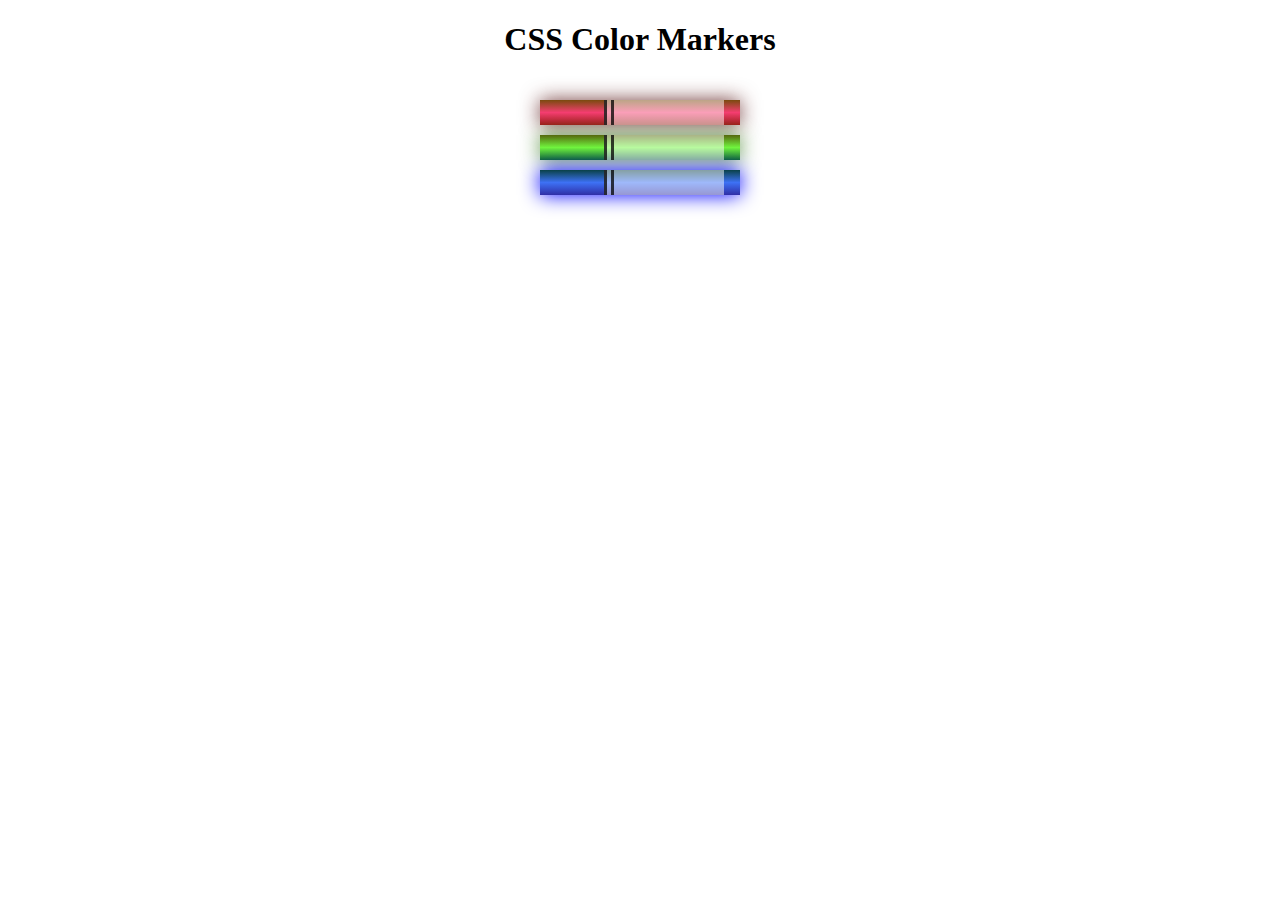
<file: WEB/index.html>
<!DOCTYPE html>
<html lang="en">
  <head>
    <meta charset="utf-8">
    <meta name="viewport" content="width=device-width, initial-scale=1.0">
    <title>Colored Markers</title>
    <link rel="stylesheet" href="styles.css">
  </head>
  <body>
    <h1>CSS Color Markers</h1>
    <div class="container">
      <div class="marker red">
        <div class="cap"></div>
        <div class="sleeve"></div>
      </div>
      <div class="marker green">
        <div class="cap"></div>
        <div class="sleeve"></div>
      </div>
      <div class="marker blue">
        <div class="cap"></div>
        <div class="sleeve"></div>
      </div>
    </div>
  </body>
</html>
</file>
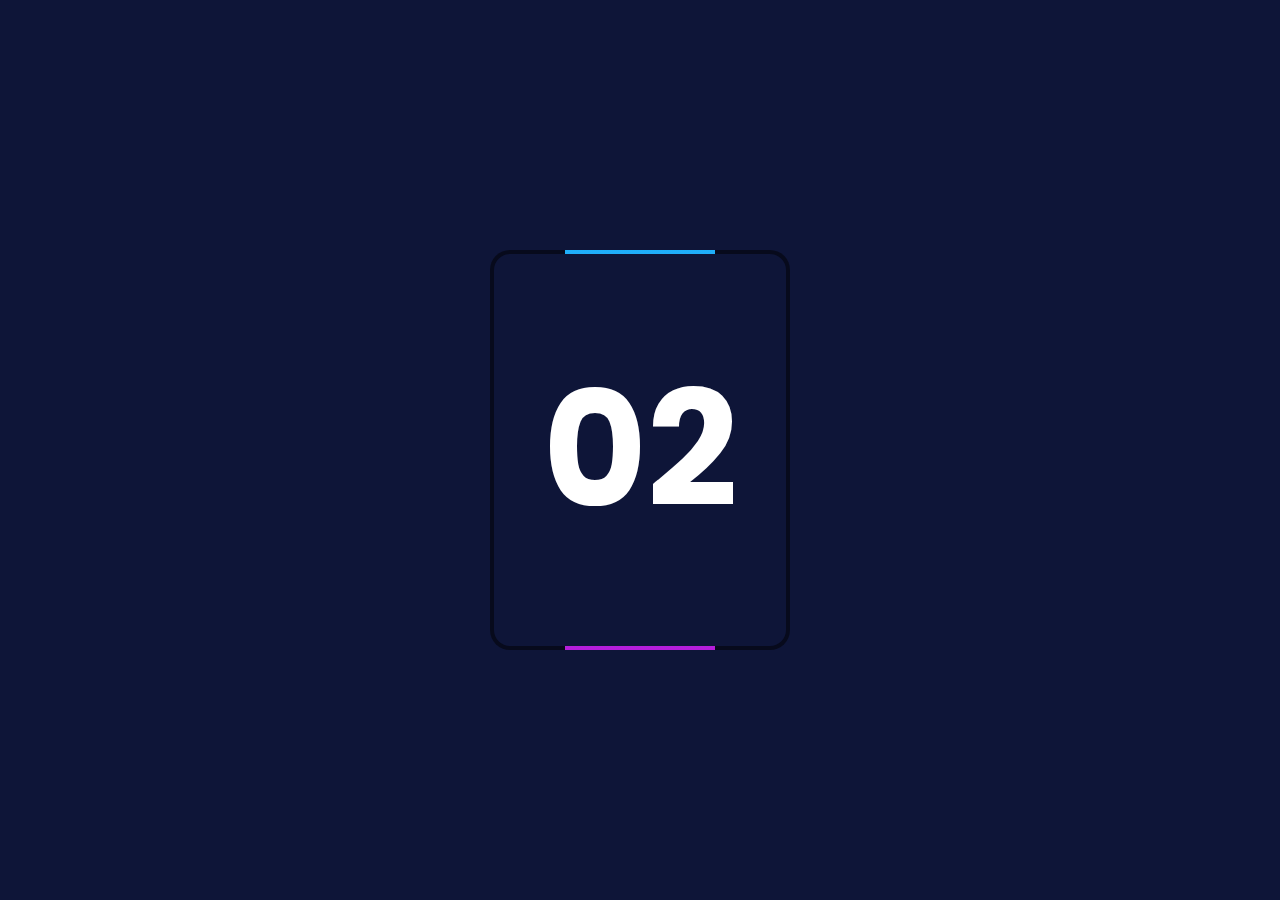
<file: WEB/BORDA-ANIMADA/index.html>
<!DOCTYPE html>
<html lang="en">
<head>
    <meta charset="UTF-8">
    <meta http-equiv="X-UA-Compatible" content="IE=edge">
    <meta name="viewport" content="width=device-width, initial-scale=1.0">
    <title>Borda Animada</title>
    <link rel="stylesheet" href="style.css">
</head>
<body>
    <div class="box">
        <h2>02</h2>
    </div>
    
</body>
</html>
</file>
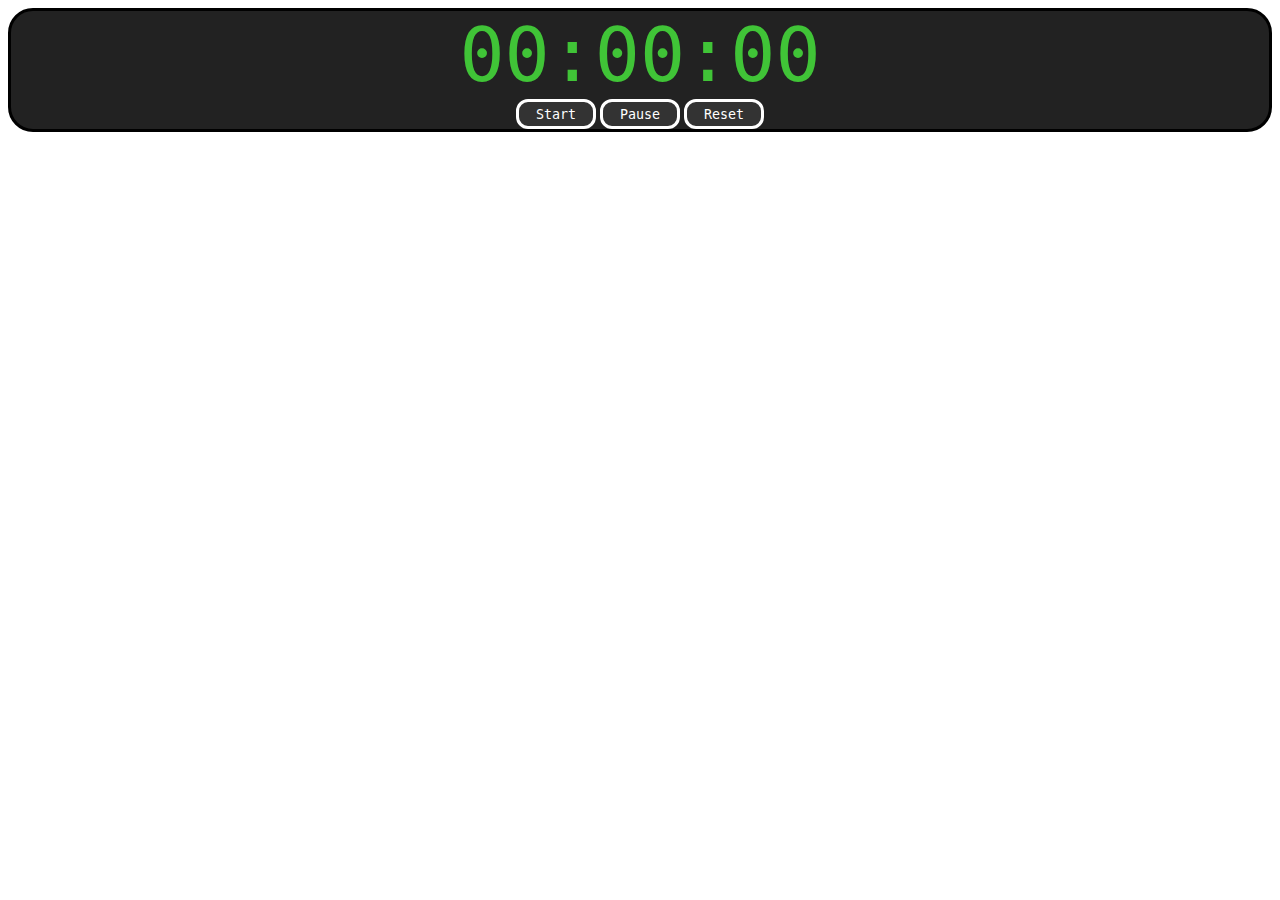
<file: WEB/cronometro/index.html>
<!DOCTYPE html>
<html lang="en">
<head>
    <meta charset="UTF-8">
    <meta http-equiv="X-UA-Compatible" content="IE=edge">
    <meta name="viewport" content="width=device-width, initial-scale=1.0">
    <title>Document</title>
    <link rel="stylesheet" href="style.css">
</head>
<body>
    <div id="timeContainer">
        <div id="timeDisplay">00:00:00</div>
        <button id="startBtn" class="timerBtn">Start</button>
        <button id="pauseBtn" class="timerBtn">Pause</button>
        <button id="resetBtn" class="timerBtn">Reset</button>
    </div>
    <script src="index.js"></script>
    
</body>
</html>
</file>
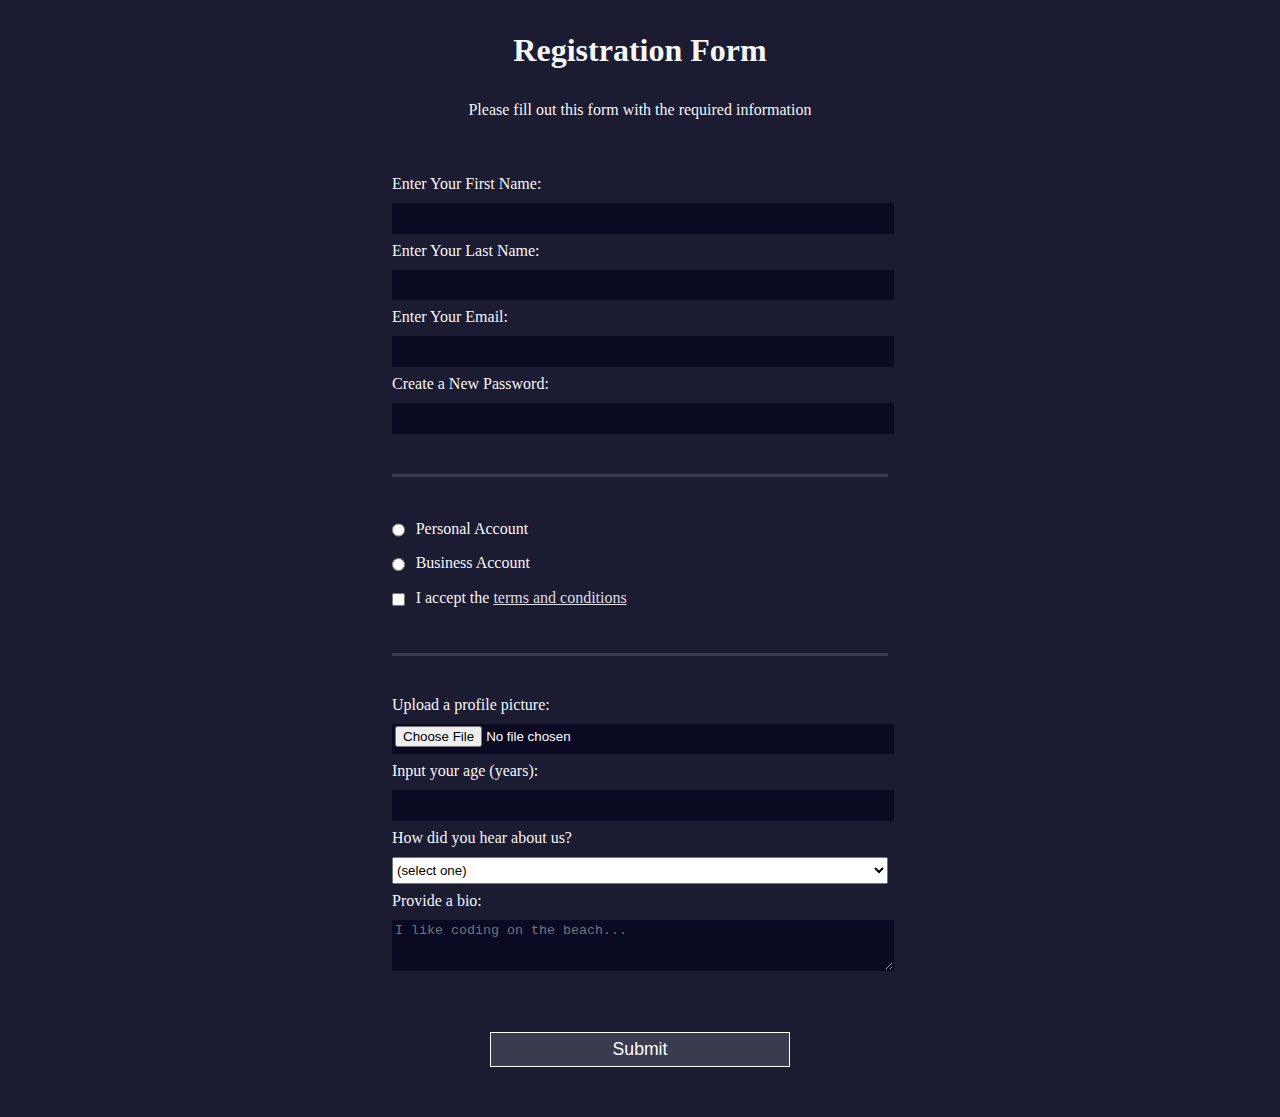
<file: WEB/FORMULARIO-CSS/index.html>
<!DOCTYPE html>
<html lang="en">
  <head>
    <meta charset="UTF-8">
    <title>Registration Form</title>
    <link rel="stylesheet" href="styles.css" />
  </head>
  <body>
    <h1>Registration Form</h1>
    <p>Please fill out this form with the required information</p>
    <form method="post" action='https://register-demo.freecodecamp.org'>
      <fieldset>
        <label for="first-name">Enter Your First Name: <input id="first-name" name="first-name" type="text" required /></label>
        <label for="last-name">Enter Your Last Name: <input id="last-name" name="last-name" type="text" required /></label>
        <label for="email">Enter Your Email: <input id="email" name="email" type="email" required /></label>
        <label for="new-password">Create a New Password: <input id="new-password" name="new-password" type="password" pattern="[a-z0-5]{8,}" required /></label>
      </fieldset>
      <fieldset>
        <label for="personal-account"><input id="personal-account" type="radio" name="account-type" class="inline" /> Personal Account</label>
        <label for="business-account"><input id="business-account" type="radio" name="account-type" class="inline" /> Business Account</label>
        <label for="terms-and-conditions">
          <input id="terms-and-conditions" type="checkbox" required name="terms-and-conditions" class="inline" /> I accept the <a href="https://www.freecodecamp.org/news/terms-of-service/">terms and conditions</a>
        </label>
      </fieldset>
      <fieldset>
        <label for="profile-picture">Upload a profile picture: <input id="profile-picture" type="file" name="file" /></label>
        <label for="age">Input your age (years): <input id="age" type="number" name="age" min="13" max="120" /></label>
        <label for="referrer">How did you hear about us?
          <select id="referrer" name="referrer">
            <option value="">(select one)</option>
            <option value="1">freeCodeCamp News</option>
            <option value="2">freeCodeCamp YouTube Channel</option>
            <option value="3">freeCodeCamp Forum</option>
            <option value="4">Other</option>
          </select>
        </label>
        <label for="bio">Provide a bio:
          <textarea id="bio" name="bio" rows="3" cols="30" placeholder="I like coding on the beach..."></textarea>
        </label>
      </fieldset>
      <input type="submit" value="Submit" />
    </form>
  </body>
</html>
</file>
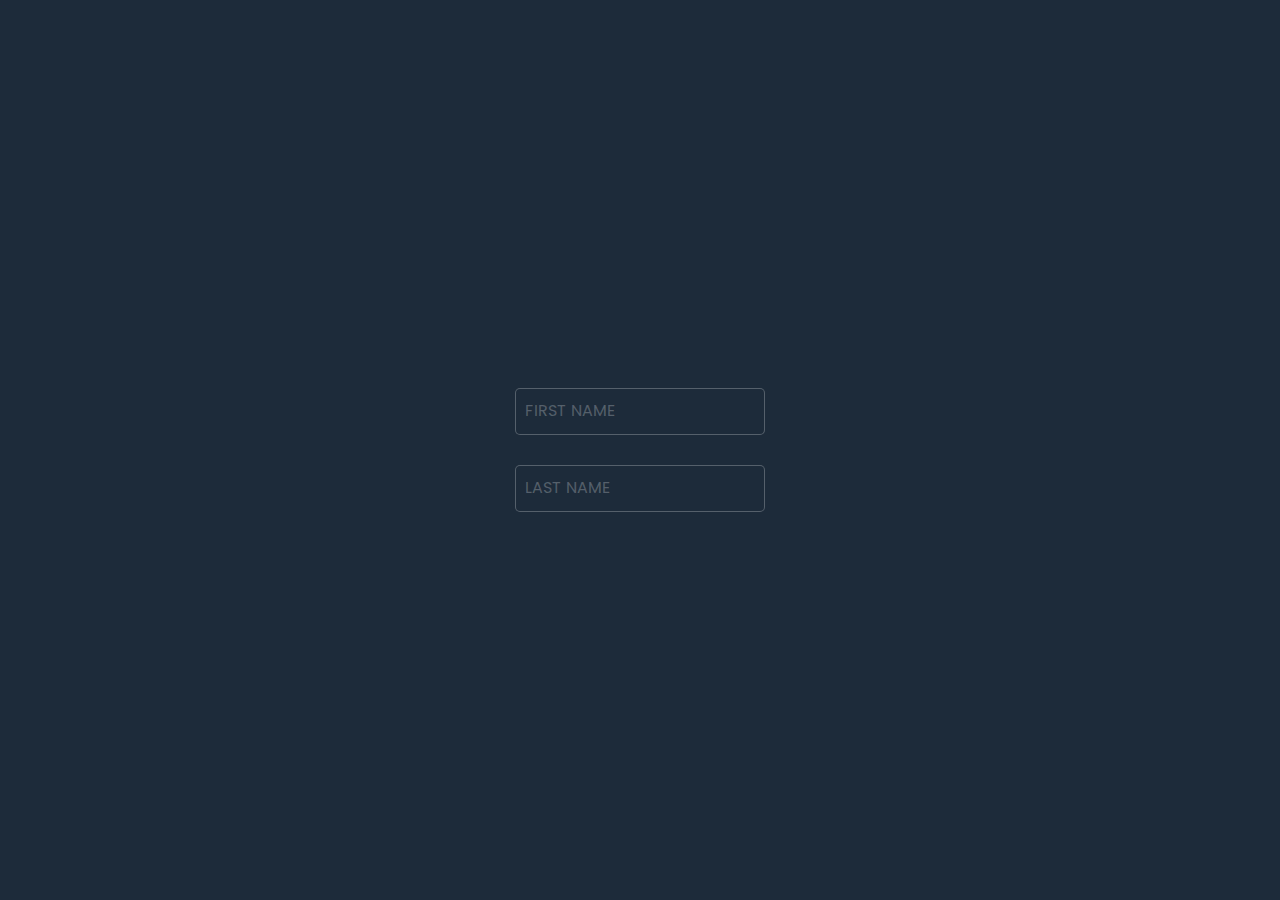
<file: WEB/novo-/index.html>
<!DOCTYPE html>
<html lang="en">
<head>
    <meta charset="UTF-8">
    <meta http-equiv="X-UA-Compatible" content="IE=edge">
    <meta name="viewport" content="width=device-width, initial-scale=1.0">
    <title>Input Text Animate</title>
    <link rel="stylesheet" href="style.css">
</head>
<body>
    <div class="inputBox">
        <input type="text" required="required">
        <span>First Name</span>
    </div>
    <div class="inputBox">
        <input type="text" required="required">
        <span>Last Name</span>
    </div>
    
</body>
</html>
</file>
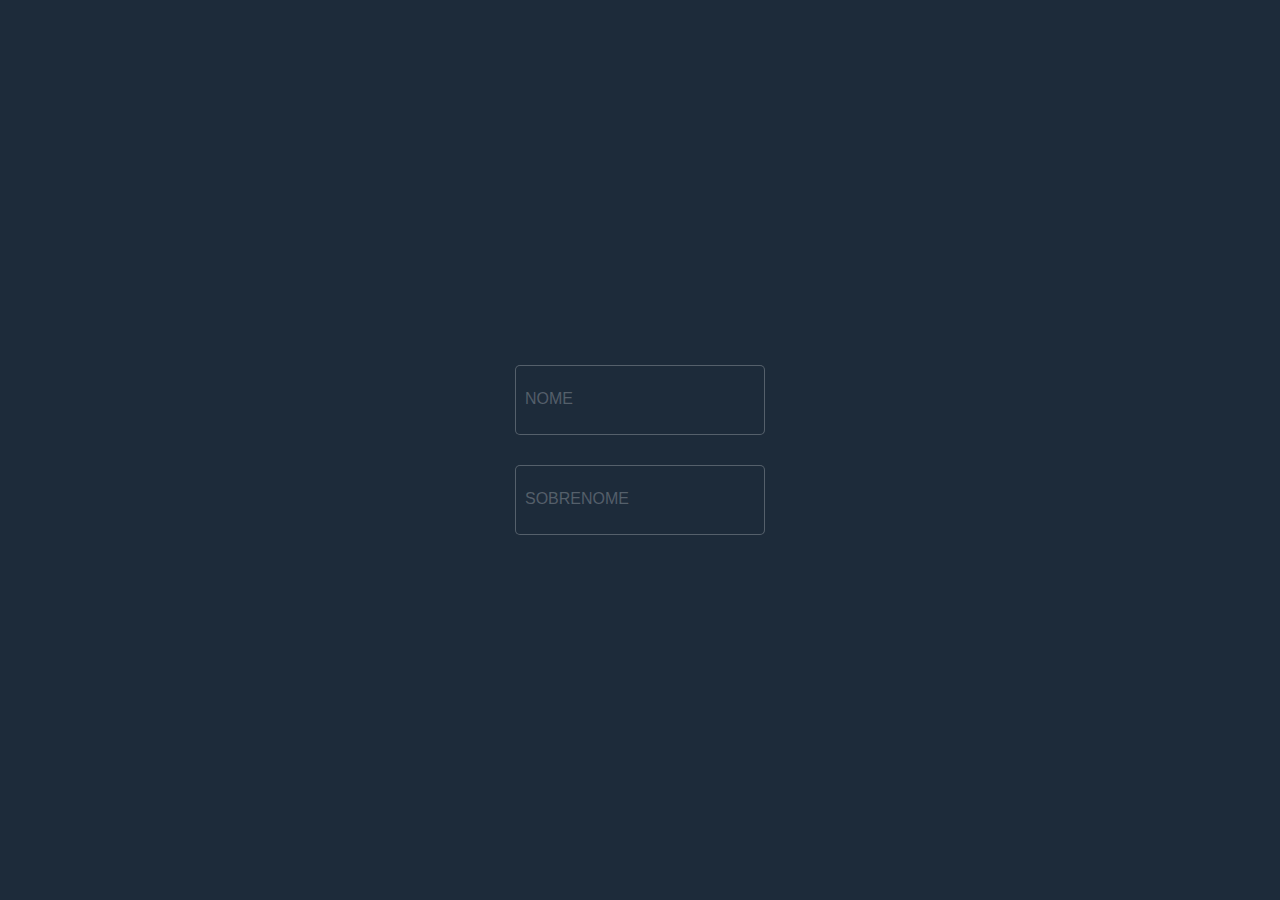
<file: WEB/NOVO-RESP-INPUT/index.html>
<!DOCTYPE html>
<html lang="en">
<head>
    <meta charset="UTF-8">
    <meta http-equiv="X-UA-Compatible" content="IE=edge">
    <meta name="viewport" content="width=device-width, initial-scale=1.0">
    <title>Input Animado</title>
    <link rel="stylesheet" href="style.css">
</head>
<body>
    <div class="inputBox">
        <input type="text" required="required">
        <span>Nome</span>
    </div>
    <div class="inputBox">
        <input type="text" required="required">
        <span>Sobrenome</span>
    </div>
    
</body>
</html>
</file>
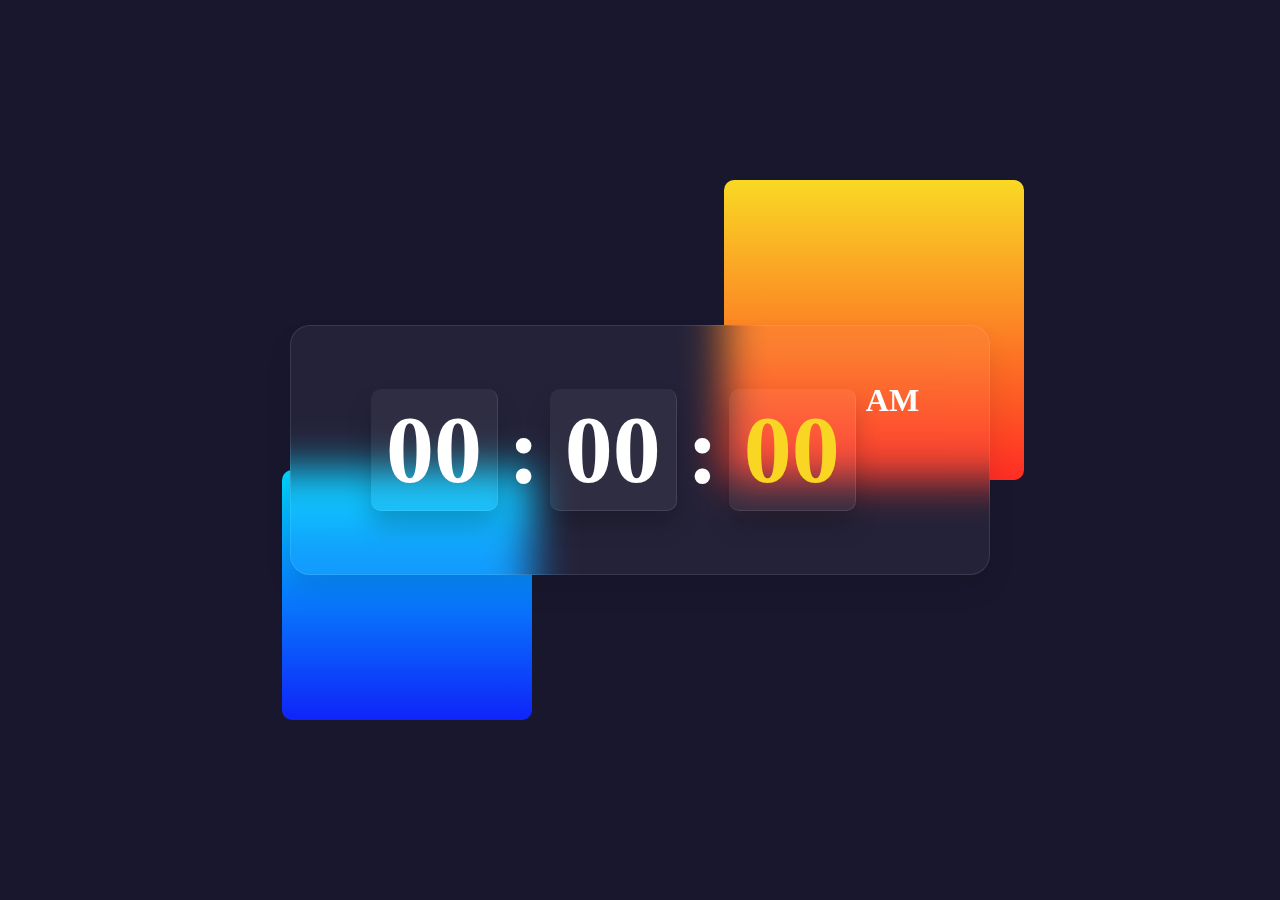
<file: WEB/RELOGIO-1/index.html>
<!DOCTYPE html>
<html lang="en">
<head>
    <meta charset="UTF-8">
    <meta http-equiv="X-UA-Compatible" content="IE=edge">
    <meta name="viewport" content="width=device-width, initial-scale=1.0">
    <title>Relogio</title>
    <link rel="stylesheet" href="style.css">
</head>
<body>
    <section>
        <div class="clock">
            <div class="container">
                <h2 id="hour">00</h2>
                <h2 class="dot">:</h2>
                <h2 id="minute">00</h2>
                <h2 class="dot">:</h2>
                <h2 id="seconds">00</h2>
                <span id="ampm">AM</span>

            </div>
        </div>
    </section>
    <script>
        function clock() {
            let hour = document.getElementById('hour');
            let minute = document.getElementById('minute');
            let seconds = document.getElementById('seconds');
            let ampm = document.getElementById('ampm');

            let h = new Date().getHours();
            let m = new Date().getMinutes();
            let s = new Date().getSeconds();
            var am = 'AM';
            // 24hrs para 12 hrs
            if (h > 12){
                h = h - 12;
                var am = 'PM';
            }

            // zero no segundo
            h = (h < 0) ? '0' + h : h;
            m = (h < 0) ? '0' + m : m;
            s = (h < 0) ? '0' + s : s;

            hour.innerHTML = h;
            minute.innerHTML = m;
            seconds.innerHTML = s;
            ampm.innerHTML = am;
        }
        var interval = setInterval(clock, 1000)
    </script>
</body>
</html>
</file>
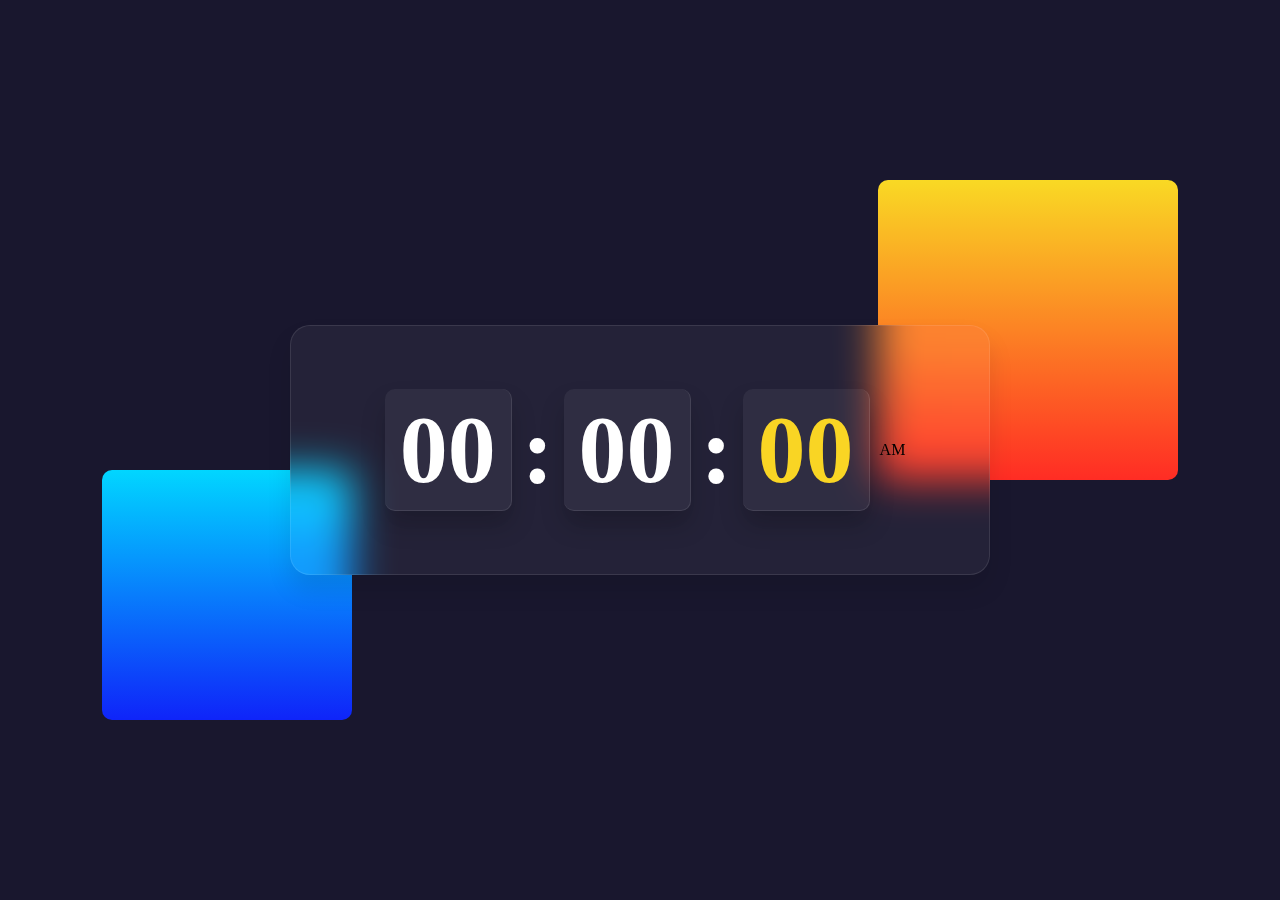
<file: WEB/RELOGIO/index.html>
<!DOCTYPE html>
<html lang="en">
<head>
    <meta charset="UTF-8">
    <meta http-equiv="X-UA-Compatible" content="IE=edge">
    <meta name="viewport" content="width=device-width, initial-scale=1.0">
    <title>Glasmorphism Digital Clock UI Design</title>
    <link rel="stylesheet" href="style.css">
</head>
<body>
    <section>
        <div class="clock">
            <div class="container">
                <h2 id="hour">00</h2>
                <h2 class="dot">:</h2>
                <h2 id="minute">00</h2>
                <h2 class="dot">:</h2>
                <h2 id="seconds">00</h2>
                <span id="ampm">AM</span>

            </div>
        </div>
    </section>
</body>
</html>
</file>
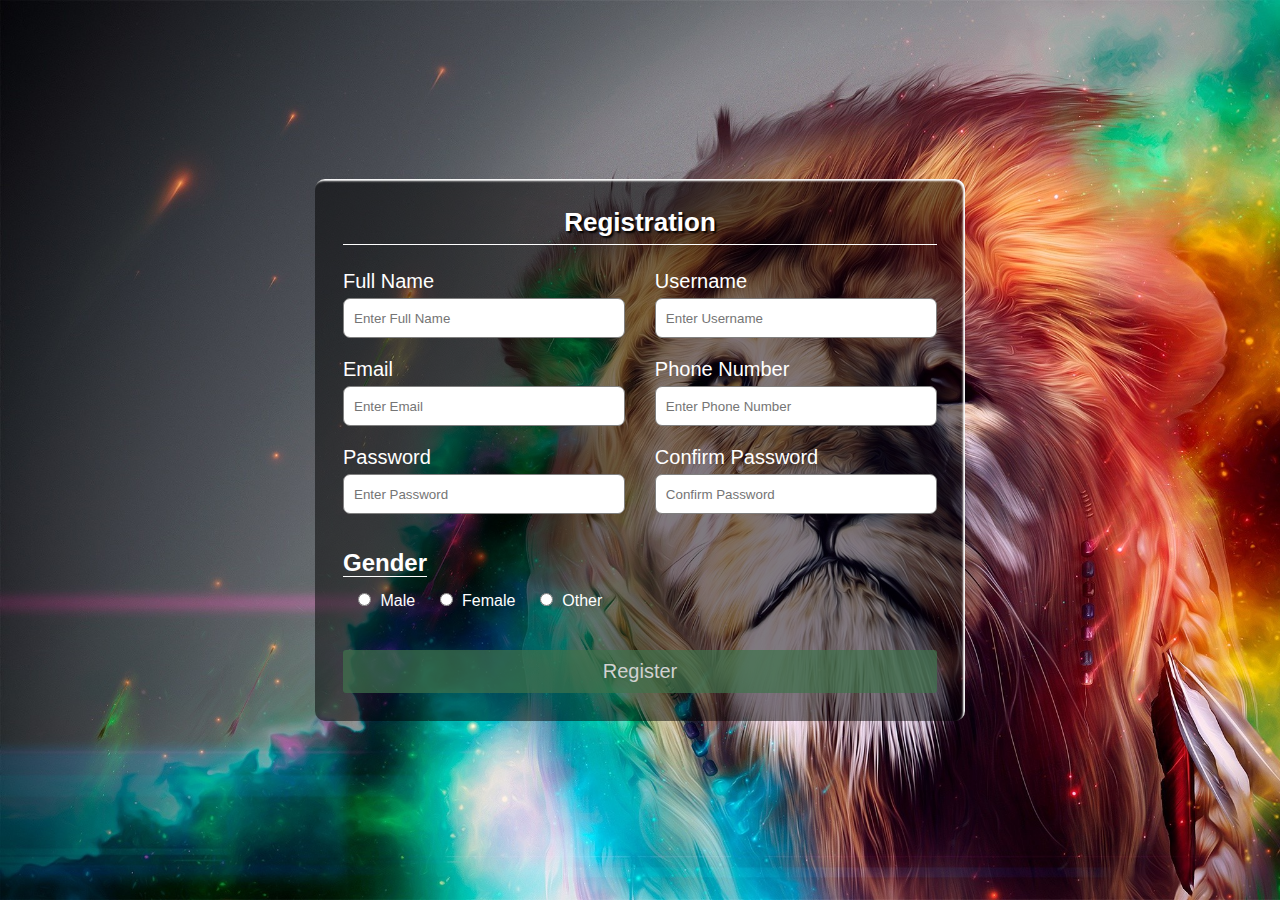
<file: WEB/RESP-FORM-Code_with_Gvidas/index.html>
<!DOCTYPE html>
<html lang="en">
<head>
    <meta charset="UTF-8">
    <meta http-equiv="X-UA-Compatible" content="IE=edge">
    <meta name="viewport" content="width=device-width, initial-scale=1.0">
    <link rel="stylesheet" href="style.css">
    <title>Responsive Registration Form</title>
</head>
<body>
    <div class="container">
        <h1 class="form-title">Registration</h1>
        <form action="#">
            <div class="main-user-info">
                <div class="user-input-box">
                    <label for="fullName">Full Name</label>
                    <input type="text"
                        id="fullName"
                        name="fullName"
                        placeholder="Enter Full Name">
                </div>
                <div class="user-input-box">
                    <label for="username">Username</label>
                    <input type="text"
                        id="username"
                        name="username"
                        placeholder="Enter Username">
                </div>
                <div class="user-input-box">
                    <label for="email">Email</label>
                    <input type="email"
                        id="email"
                        name="email"
                        placeholder="Enter Email">
                </div>
                <div class="user-input-box">
                    <label for="phoneNumber">Phone Number</label>
                    <input type="text"
                        id="phoneNumber"
                        name="phoneNumber"
                        placeholder="Enter Phone Number">
                </div>
                <div class="user-input-box">
                    <label for="password">Password</label>
                    <input type="password"
                        id="password"
                        name="password"
                        placeholder="Enter Password">
                </div>
                <div class="user-input-box">
                    <label for="confirmPassword">Confirm Password</label>
                    <input type="password"
                        id="confirmPassword"
                        name="confirmPassword"
                        placeholder="Confirm Password">
                </div>
            </div>
            <div class="gender-details-box">
                <span class="gender-title">Gender</span>
                <div class="gender-category">
                    <input type="radio" name="gender" id="male">
                    <label for="male">Male</label>
                    <input type="radio" name="gender" id="female">
                    <label for="female">Female</label>
                    <input type="radio" name="gender" id="other">
                    <label for="other">Other</label>
                </div>
            </div>
            <div class="form-submit-btn">
                <input type="submit" value="Register">
            </div>
        </form>
    </div>
</body>
</html>
</file>
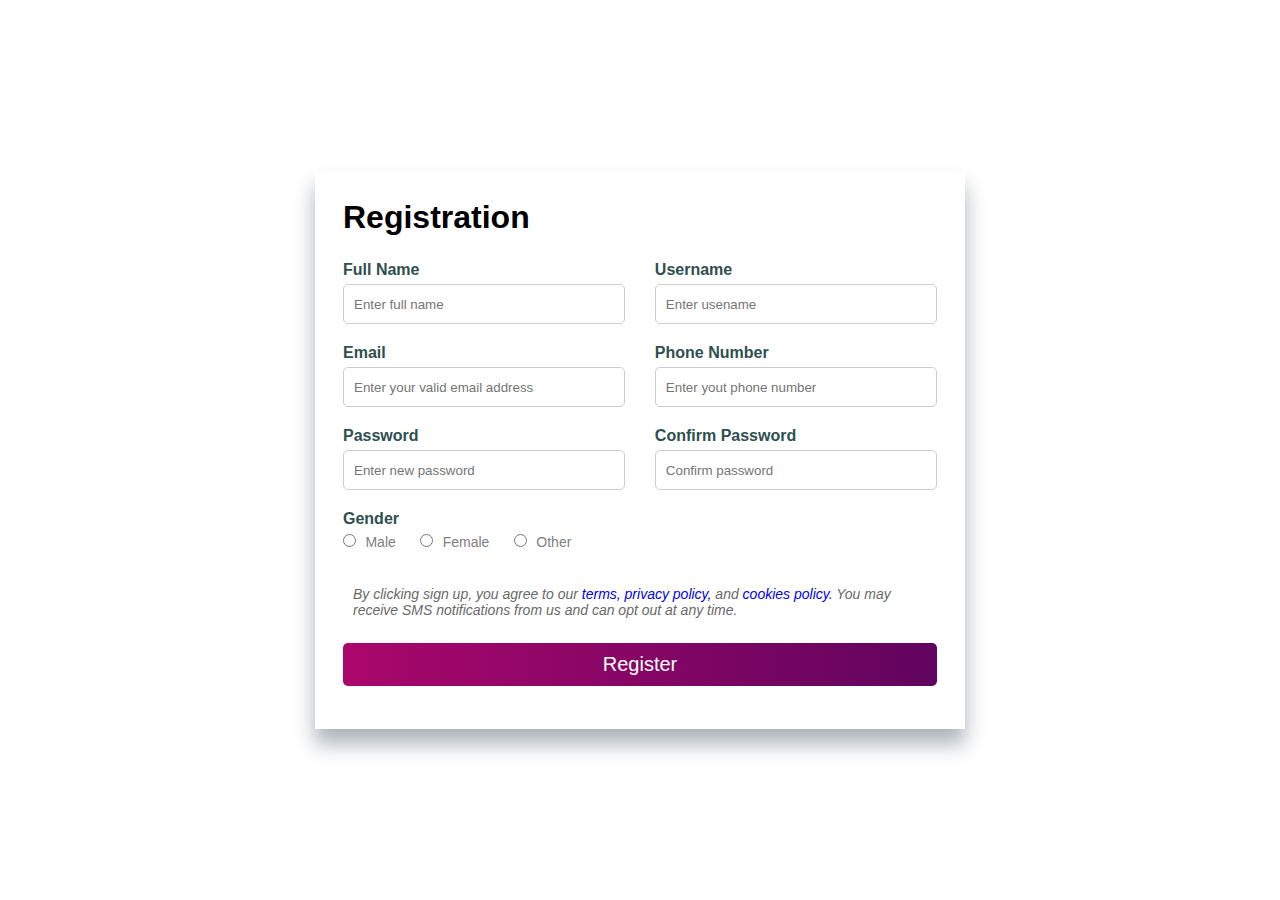
<file: WEB/RESP-FORM-Tech_Basics/index.html>
<!DOCTYPE html>
<html lang="en">
<head>
    <meta charset="UTF-8">
    <meta http-equiv="X-UA-Compatible" content="IE=edge">
    <meta name="viewport" content="width=device-width, initial-scale=1.0">
    <link rel="stylesheet" href="style.css">
    <title> Responsive Registration Form in HTML & CSS </title>
</head>
<body>
    <div class="container">
        <form action="" method="post">
            <h1>Registration</h1>
            <div class="content">
                <div class="input-box">
                    <label for="name">Full Name</label>
                    <input type="text" placeholder="Enter full name" name="name" required>
                </div>
                <div class="input-box">
                    <label for="username">Username</label>
                    <input type="text" placeholder="Enter usename" name="uname" required>
                </div>
                <div class="input-box">
                    <label for="email">Email</label>
                    <input type="email" placeholder="Enter your valid email address" name="email" required>
                </div>
                <div class="input-box">
                    <label for="phonenumber">Phone Number</label>
                    <input type="tel" placeholder="Enter yout phone number" name="phonenumber" required>
                </div>
                <div class="input-box">
                    <label for="password">Password</label>
                    <input type="password" placeholder="Enter new password" name="password" required>
                </div>
                <div class="input-box">
                    <label for="Cpassword">Confirm Password</label>
                    <input type="password" placeholder="Confirm password" name="confirmPassword" required>
                </div>
                <span class="gender-title">Gender</span>
                <div class="gender-category">
                    <input type="radio" name="gender" id="male">
                    <label for="male">Male</label>
                    <input type="radio" name="gender" id="female">
                    <label for="male">Female</label>
                    <input type="radio" name="gender" id="other">
                    <label for="male">Other</label>
                </div>
            </div>
            <div class="alert">
                <p>By clicking sign up, you agree to our <a href="#">terms, </a><a href="#">privacy policy,</a>  and <a href="#">cookies policy.</a>  You may receive SMS notifications from us and can opt out at any time.</p>
            </div>
            <div class="button-container">
                <button type="submit">Register</button>
            </div>
        </form>
    </div>

</body>
</html>
</file>
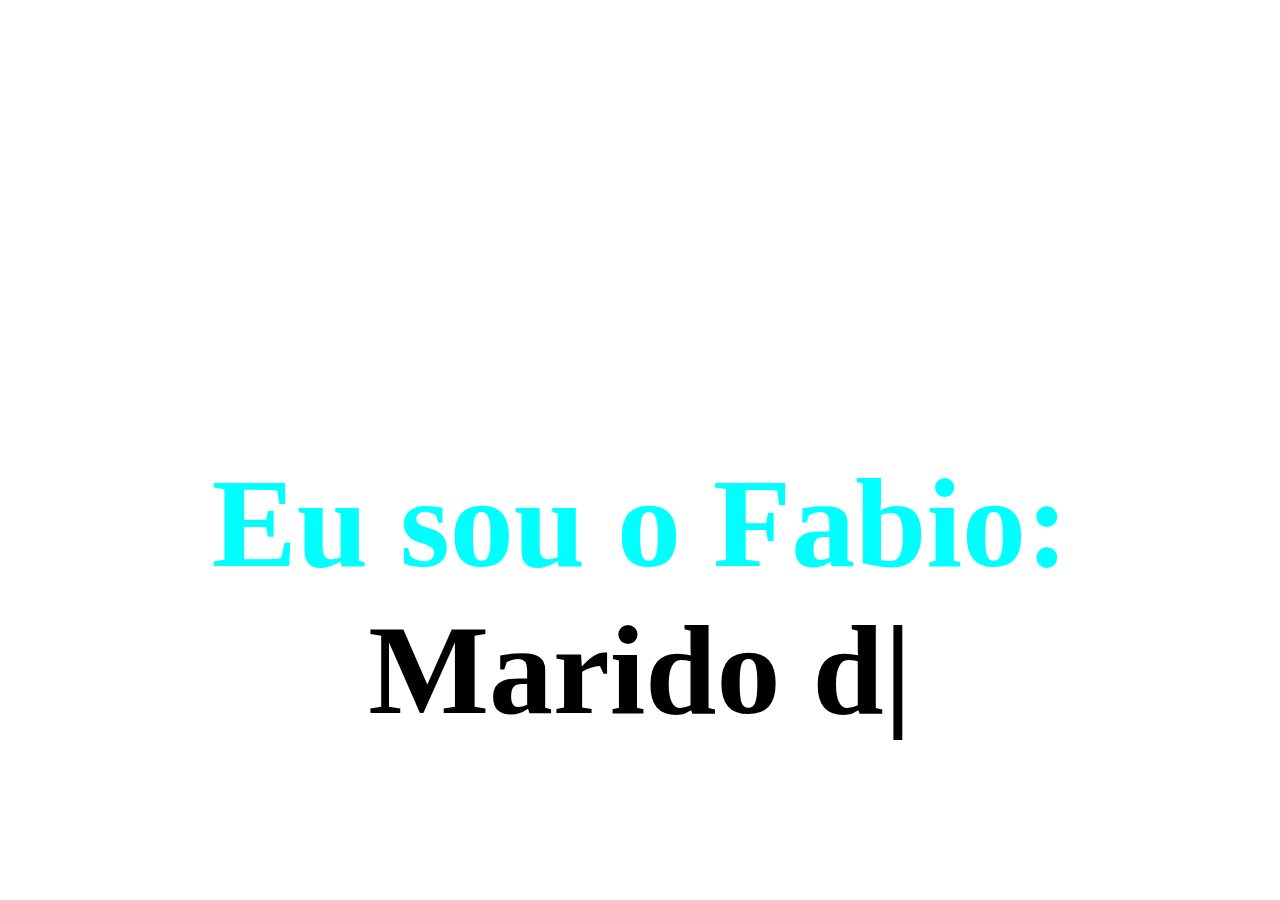
<file: WEB/TESTE-TYPE-JS/index.html>
<!DOCTYPE html>
<html lang="en">
<head>
    <meta charset="UTF-8">
    <meta http-equiv="X-UA-Compatible" content="IE=edge">
    <meta name="viewport" content="width=device-width, initial-scale=1.0">
    <title>Document</title>
    <link rel="stylesheet" href="style.css">
</head>
<body>
    <div class="banner-area">
        <h2>Eu sou o Fabio: <span class="type"></span></h2>
    </div>

    <script src="typed.js"></script>
    <script>
        var typed = new Typed('.type', {
            strings: [
                'Marido da Sheila',
                'Pai da Leticia',
                'e Pai da AManda'
                ],
                typeSpeed: 60,
                backSpeed: 60,
                loop: true
        });
    </script>
</body>
</html>
</file>
<file: WEB/styles.css>
h1 {
  text-align: center;
}

.container {
  background-color: rgb(255, 255, 255);
  padding: 10px 0;
}

.marker {
  width: 200px;
  height: 25px;
  margin: 10px auto;
}

.cap {
  width: 60px;
  height: 25px;
}

.sleeve {
  width: 110px;
  height: 25px;
  background-color: rgba(255, 255, 255, 0.5);
  border-left: 10px double rgba(0, 0, 0, 0.75);
}

.cap, .sleeve {
  display: inline-block;
}

.red {
  background: linear-gradient(rgb(122, 74, 14), rgb(245, 62, 113), rgb(162, 27, 27));
  box-shadow: 0 0 20px 0 rgba(83, 14, 14, 0.8);
}

.green {
  background: linear-gradient(#55680D, #71F53E, #116C31);
  box-shadow: 0 0 20px 0 #3B7E20CC;
}

.blue {
  background: linear-gradient(hsl(186, 76%, 16%), hsl(223, 90%, 60%), hsl(240, 56%, 42%));
  box-shadow: 0 0 20px 0 blue;
}
</file>
<file: WEB/BORDA-ANIMADA/style.css>
@import url('https://fonts.googleapis.com/css?family=Poppins:100,200,300,400,500,600,700,800,900');
* {
    margin: 0;
    padding: 0;
    box-sizing: border-box;
    font-family: 'Poppins', sans-serif;
}

body {
    display: flex;
    justify-content: center;
    align-items: center;
    min-height: 100vh;
    background: #0e1538;
}

.box {
    position: relative;
    width: 300px;
    height: 400px;
    display: flex;
    justify-content: center;
    align-items: center;
    background: rgba(0, 0, 0, .5);
    overflow: hidden;
    border-radius: 20px;

}
.box::before {
    content: '';
    position: absolute;
    width: 150px;
    height: 140%;
    background: linear-gradient(#00ccff, #d400d4);
    animation: animate 4s linear infinite;
}
.box::after {
    content: '';
    position: absolute;
    inset: 4px;
    background: #0e1538;
    border-radius: 16px;
}

@keyframes animate {
    0% 
    {
        transform: rotate(0deg);
    }
    100%
    {
        transform: rotate(360deg);
    }
}

.box h2 {
    position: relative;
    color: #fff;
    font-size: 10em;
    z-index: 10;
}
</file>
<file: WEB/cronometro/style.css>
.timerBtn{
    width: 80px;
    height: 30px;
    border: 3px solid;
    border-radius: 12px;
    background-color: #333333;
    color: white;
    cursor: pointer;
    font-family: consolas, monospace;
}
#timeDisplay{
    font-size: 75px;
    color: #40c437;
    font-family: consolas, monospace;
}
#timeContainer{
    text-align: center;
    border: 3px solid;
    border-radius: 25px;
    background-color: #222222;
}
</file>
<file: WEB/FORMULARIO-CSS/styles.css>
body {
  width: 100%;
  height: 100vh;
  margin: 0;
  background-color: #1b1b32;
  color: #f5f6f7;
  font-family: Tahoma;
  font-size: 16px;
}

h1, p {
  margin: 1em auto;
  text-align: center;
}

form {
  width: 60vw;
  max-width: 500px;
  min-width: 300px;
  margin: 0 auto;
  padding-bottom: 2em;
}

fieldset {
  border: none;
  padding: 2rem 0;
  border-bottom: 3px solid #3b3b4f;
}

fieldset:last-of-type {
  border-bottom: none;
}

label {
  display: block;
  margin: 0.5rem 0;
}

input,
textarea,
select {
  margin: 10px 0 0 0;
  width: 100%;
  min-height: 2em;
}

input, textarea {
  background-color: #0a0a23;
  border: 1px solid #0a0a23;
  color: #ffffff;
}

.inline {
  width: unset;
  margin: 0 0.5em 0 0;
  vertical-align: middle;
}

input[type="submit"] {
  display: block;
  width: 60%;
  margin: 1em auto;
  height: 2em;
  font-size: 1.1rem;
  background-color: #3b3b4f;
  border-color: white;
  min-width: 300px;
}

input[type="file"] {
  padding: 1px 2px;
}

a {
  color: #dfdfe2;
}
</file>
<file: WEB/novo-/style.css>
@import url('https://fonts.googleapis.com/css?family=Poppins:wght@300;400;500;600;700;800;900&display=swap');

* {
    margin: 0;
    padding: 0;
    box-sizing: border-box;
    font-family: 'Poppins', sans-serif;
}

body {
    display: flex;
    justify-content: center;
    align-items: center;
    min-height: 100vh;
    flex-direction: column;
    gap: 30px;
    background: #1d2b3a;
}

.inputBox {
    position: relative;
    width: 250px;
}

.inputBox input {
    width: 100%;
    padding: 10px;
    border: 1px solid rgba(255, 255, 255, .25);
    background: #1d2b3a;
    border-radius: 5px;
    outline: none;
    color: #fff;
    font-size: 1em;
    transition: .5s;
}

.inputBox span {
    position: absolute;
    left: 0;
    padding: 10px;
    pointer-events: none;
    font-size: 1em;
    color: rgba(255, 255, 255, .25);
    text-transform: uppercase;
    transition: .5s;
}

.inputBox input:valid ~ span,
.inputBox input:focus ~ span {
    color: #00dfc4;
    transform: translateX(10px) translateY(-7px);
    font-size: .65em;
    padding: 0 10px;
    background: #1d2b3a;
    border-left: 1px solid #00dfc4;
    border-right: 1px solid #00dfc4;
    letter-spacing: .2em;
}

.inputBox:nth-child(2) input:valid ~ span,
.inputBox:nth-child(2) input:focus ~ span {
    background: #00dfc4;
    color: #1d2b3a;
    border-radius: 2px;
}

.inputBox input:valid,
.inputBox input:focus {
    border: 1px solid #00dfc4;
}
</file>
<file: WEB/NOVO-RESP-INPUT/style.css>
* {
    margin: 0;
    padding: 0;
    box-sizing: border-box;
    font-family: 'Poppins', sans-serif;
}

body {
    display: flex;
    justify-content: center;
    align-items: center;
    min-height: 100vh;
    flex-direction: column;
    gap: 30px;
    background: #1d2b3a;
}

.inputBox {
    position: relative;
    width: 250px;
}

.inputBox input {
    width: 100%;
    padding: 10%;
    border: 1px solid rgba(255, 255, 255, .25);
    background: #1d2b3a;
    border-radius: 5px;
    outline: none;
    color: #fff;
    font-size: 1em;
    transition: .5s;
}

.inputBox span {
    position: absolute;
    left: 0;
    padding: 25px 10px;
    pointer-events: none;
    font-size: 1em;
    color: rgba(255, 255, 255, .25);
    text-transform: uppercase;
    transition: .5s;
}

.inputBox input:valid ~ span,
.inputBox input:focus ~ span {
    color: #00dfc4;
    transform: translateX(10px) translateY(-7px);
    font-size: .65em;
    padding: 0 10px;
    background: #1d2b3a;
    border-left: 1px solid #00dfc4;
    border-right: 1px solid #00dfc4;
    letter-spacing: .2em;
}

.inputBox:nth-child(2) input:valid ~ span,
.inputBox:nth-child(2) input:focus ~ span {
    background: #00dfc4;
    color: #1d2b3a;
    border-radius: 2px;
}

.inputBox input:valid,
.inputBox input:focus {
    border: 1px solid #00dfc4;
}
</file>
<file: WEB/RELOGIO-1/style.css>
*
{
    margin: 0;
    padding: 0;
    box-sizing: border-box;
    font-family: consolas;
}
section
{
    position: relative;
    width: 100%;
    height: 100vh;
    background: #19172e;
    display: flex;
    justify-content: center;
    align-items: center;
}
section::before
{
    content: '';
    position: absolute;
    top: 20%;
    right: 20%;
    width: 300px;
    height: 300px;
    border-radius: 10px;
    background: linear-gradient(#f9d924, #ff2c24);
    animation: animate 10s ease-in-out infinite;
}
section::after
{
    content: '';
    position: absolute;
    bottom: 20%;
    left: 22%;
    width: 250px;
    height: 250px;
    border-radius: 10px;
    background: linear-gradient(#01d6ff, #0f24f9);
    animation: animate 10s ease-in-out infinite;
    animation-delay: -5.5s;
}
@keyframes animate
{
    0%, 100%
    {
        transform: translateY(50px);
    }
    50%
    {
        transform: translateY(-50px);
    }
}
.clock
{
    position: relative;
    width: 700px;
    height: 250px;
    background: rgba(255, 255, 255, .05);
    box-shadow: 0 15px 25px rgba(0, 0, 0, .1);
    z-index: 1000;
    border-radius: 20px;
    border: 1px solid rgba(255, 255, 255, .1);
    backdrop-filter: blur(20px);
}
.clock .container
{
    display: flex;
    justify-content: center;
    align-items: center;
    height: 100%;
}
.clock .container h2
{
    font-size: 6em;
    color: #fff;
}
.clock .container h2:nth-child(odd)
{
    padding: 5px 15px;
    border-radius: 10px;
    background: rgba(255, 255, 255, .05);
    box-shadow: 0 15px 25px rgba(0, 0, 0, .2);
    margin: 0 10px;
    border-bottom: 1px solid rgba(255, 255, 255, .1);
    border-right: 1px solid rgba(255, 255, 255, .1);
}
.clock .container h2#seconds
{
    color: #f9d524;
}
#ampm
{
    position: relative;
    top: -50px;
    font-size: 2em;
    color: #fff;
    font-weight: 700;
}
</file>
<file: WEB/RELOGIO/style.css>
*
{
    margin: 0;
    padding: 0;
    box-sizing: border-box;
    font-family: consolas;
}
section
{
    position: absolute;
    width: 100%;
    height: 100vh;
    background: #19172e;
    display: flex;
    justify-content: center;
    align-items: center;
}
section::before
{
    content: '';
    position: absolute;
    top: 20%;
    right: 8%;
    width: 300px;
    height: 300px;
    border-radius: 10px;
    background: linear-gradient(#f9d924, #ff2c24);
    animation: animate 5s ease-in-out infinite;
}
section::after
{
    content: '';
    position: absolute;
    bottom: 20%;
    left: 8%;
    width: 250px;
    height: 250px;
    border-radius: 10px;
    background: linear-gradient(#01d6ff, #0f24f9);
    animation: animate 5s ease-in-out infinite;
    animation-delay: -2.5s;
}
@keyframes animate
{
    0%,100%
    {
        transform: translateY(20px);
    }
    50%
    {
        transform: translateY(-20px);
    }
}
.clock
{
    position: relative;
    width: 700px;
    height: 250px;
    background: rgba(255, 255, 255, .05);
    box-shadow: 0 15px 25px rgba(0, 0, 0, .1);
    z-index: 1000;
    border-radius: 20px;
    border: 1px solid rgba(255, 255, 255, .1);
    backdrop-filter: blur(20px);
}
.clock .container
{
    display: flex;
    justify-content: center;
    align-items: center;
    height: 100%;
}
.clock .container h2
{
    font-size: 6em;
    color: #fff;
}
.clock .container h2:nth-child(odd)
{
    padding: 5px 15px;
    border-radius: 10px;
    background: rgba(255, 255, 255, .05);
    box-shadow: 0 15px 25px rgba(0, 0, 0, .2);
    margin: 0 10px;
    border-bottom: 1px solid rgba(255, 255, 255, .1);
    border-right: 1px solid rgba(255, 255, 255, .1);
}
.clock .container h2#seconds
{
    color: #f9d524;
}
</file>
<file: WEB/RESP-FORM-Code_with_Gvidas/style.css>
*{
    padding: 0;
    margin: 0;
    box-sizing: border-box;
    font-family: sans-serif;
}

body {
    display: flex;
    height: 100vh;
    justify-content: center;
    align-items: center;
    background: url(bg.jpg.jpg);
    background-size: cover;
}

.container {
    width: 100%;
    max-width: 650px;
    background: rgba(0, 0, 0, .5);
    padding: 28px;
    margin: 0 28px;
    border-radius: 10px;
    box-shadow: inset -2px 2px 2px white;
}

.form-title {
    font-size: 26px;
    font-weight: 600;
    text-align: center;
    padding-bottom: 6px;
    color: white;
    text-shadow: 2px 2px 2px black;
    border-bottom: solid 1px white;
}

.main-user-info {
    display: flex;
    flex-wrap: wrap;
    justify-content: space-between;
    padding: 20px 0;
}

.user-input-box:nth-child(2n){
    justify-content: end;
}

.user-input-box {
    display: flex;
    flex-wrap: wrap;
    width: 50%;
    padding-bottom: 15px;
}

.user-input-box label {
    width: 95%;
    color: white;
    font-size: 20px;
    font-weight: 400;
    margin: 5px 0;
}

.user-input-box input {
    height: 40px;
    width: 95%;
    border-radius: 7px;
    outline: none;
    border: 1px solid grey;
    padding: 0 10px;
}

.gender-title {
    color: white;
    font-size: 24px;
    font-weight: 600;
    border-bottom: 1px solid white;
}

.gender-category {
    margin: 15px;
    color: white;
}

.gender-category label {
    padding: 0 20px 0 5px;
}

.gender-category label,
.gender-category input,
.ferm-submit-btn input {
    cursor: pointer;
}

.form-submit-btn {
    margin-top: 40px;
}

.form-submit-btn input {
    display: block;
    width: 100%;
    margin-top: 10px;
    font-size: 20px;
    padding: 10px;
    border: none;
    border-radius: 3px;
    color: rgba(209, 209, 209);
    background: rgba(63, 114, 76, .7)
}

.form-submit-btn input:hover {
    background: rgba(56, 204, 93, .7);
    color: rgba(255, 255, 255);
}

@media(max-width: 600px) {
    .container {
        min-width: 280px;
    }
    
    .user-input-box {
        margin-bottom: 12px;
        width: 100%;
    }

    .user-input-box:nth-child(2n) {
        justify-content: space-between;
    }

    .gender-category {
        display: flex;
        justify-content: space-between;
        width: 100%;
    }

    .main-user-info {
        max-height: 380px;
        overflow: auto;
    }

    .main-user-info::-webkit-scrollbar {
        width: 0;
    }
}
</file>
<file: WEB/RESP-FORM-Tech_Basics/style.css>
* {
    margin: 0;
    padding: 0;
    box-sizing: border-box;
    font-family: sans-serif;
}
body {
    display: flex;
    align-items: center;
    justify-content: center;
    height: 100vh;
}
.container {
    max-width: 650px;
    padding: 28px;
    margin: 0 28px;
    box-shadow: 0 15px 20px #ABB2B9;
}
h2 {
    font-size: 26px;
    font-weight: 600;
    text-align: left;
    color: #2f4f4f;
    padding-bottom: 8px;
    border-bottom: 1px solid silver;
}
.content {
    display: flex;
    flex-wrap: wrap;
    justify-content: space-between;
    padding: 20px 0;
}
.input-box {
    display: flex;
    flex-wrap: wrap;
    width: 50%;
    padding-bottom: 15px;
}

.input-box:nth-child(2n) {
    justify-content: end;
}
.input-box label, .gender-title {
    width: 95%;
    color: #2f4f4f;
    font-weight: bold;
    margin: 5px 0;
}
.gender-title {
    font-size: 16px;
}
.input-box input {
    height: 40px;
    width: 95%;
    padding: 0 10px;
    border-radius: 5px;
    border: 1px solid #ccc;
    outline: none;
}
.input-box input:is(:focus, :valid) {
    box-shadow: 0 3px 6px rgba(0, 0, 0, 0.2);
}
.gender-category {
    color: grey;
}
.gender-category label {
    padding: 0 20px 0 5px;
    font-size: 14px;
}
.gender-category label, .gender-category input {
    cursor: pointer;
}
.alert p {
    font-size: 14px;
    font-style: italic;
    color: dimgray;
    margin: 5px 0;
    padding: 10px;
}
.alert a {
    text-decoration: none;
}
.alert a:hover {
    text-decoration: underline;
}
.button-container {
    margin: 15px 0;
}
.button-container button {
    width: 100%;
    margin-top: 10px;
    padding: 10px;
    display: block;
    font-size: 20px;
    color: #fff;
    border: none;
    border-radius: 5px;
    background-image: linear-gradient(to right, #aa076b, #61045f);
}

.button-container button:hover {
    background-image: linear-gradient(to right, #61045f, #aa076b);
}
@media(max-width:600px) {
    .container {
        min-width: 280px;
    }
    .content {
        max-height: 380px;
        overflow: auto;
    }
    .input-box {
        margin-bottom: 12px;
        width: 100%;
    }
    .input-box:nth-child(2n) {
        justify-content: space-between;
    }
    .gender-category {
        display: flex;
        justify-content: space-between;
        width: 60%;
    }
    .content::-webkit-scrollbar {
        width: 0;
    }
}
</file>
<file: WEB/TESTE-TYPE-JS/style.css>
body {
    margin: 0;
    padding: 0;
    

}

.banner-area h2 {
    position: absolute;
    top: 50%;
    transform: translate(-50, -50);
    width: 100%;
    text-align: center;
    margin: 0;
    padding: 0;
    font-family: Poppins;
    color: aqua;
    font-size: 8em;
}

.banner-area h2 span {
    color: black;
}
</file>
